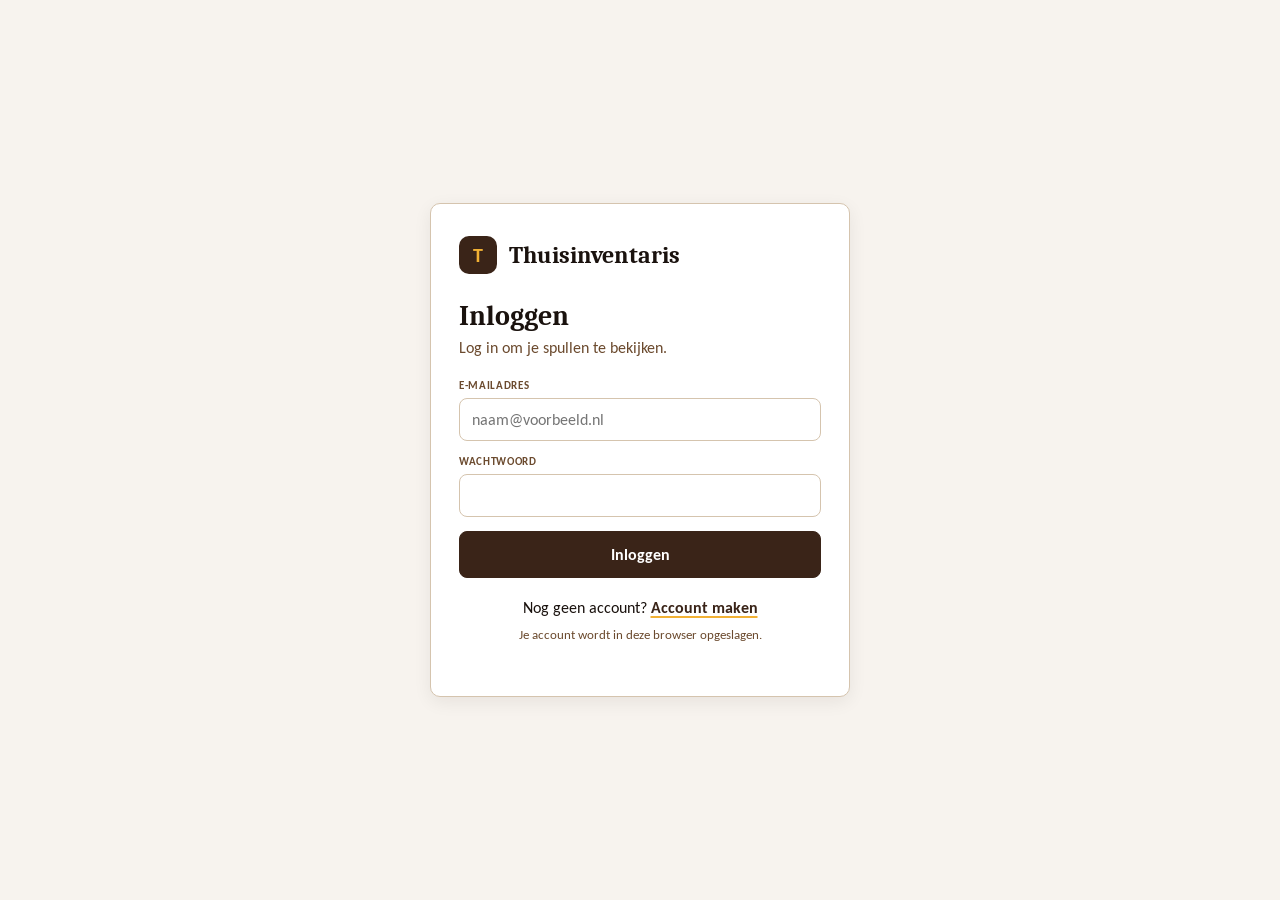
<file: index.html>
<!DOCTYPE html>
<html lang="nl">
<head>
  <meta charset="UTF-8">
  <meta name="viewport" content="width=device-width, initial-scale=1.0">
  <title>Mijn spullen – Thuisinventaris</title>
  <link rel="preconnect" href="https://fonts.googleapis.com">
  <link rel="preconnect" href="https://fonts.gstatic.com" crossorigin>
  <link rel="stylesheet" href="https://fonts.googleapis.com/css2?family=Caladea:wght@700&family=Carlito:wght@400;700&display=swap">
  <link rel="stylesheet" href="style.css">
  <link rel="stylesheet" href="index.css">
</head>
<body data-page="index" data-view="items">
<div class="app-shell">
  <header class="topbar" id="topbar"></header>

  <main>
    <section id="view-items" class="view active">
      <div class="page-heading">
        <div><h2>Mijn spullen</h2><div class="muted">Alles in huis overzichtelijk bij elkaar.</div></div>
        <button class="primary desktop-add" onclick="openAdd()">+ Nieuw voorwerp</button>
      </div>
      <div class="stats">
        <div class="stat"><strong id="stat-total">0</strong><span>Voorwerpen</span></div>
        <div class="stat"><strong id="stat-loaned">0</strong><span>Uitgeleend</span></div>
        <div class="stat"><strong id="stat-locations">0</strong><span>Locaties</span></div>
      </div>
      <div class="toolbar">
        <div class="search-wrap"><span>⌕</span><input id="search" type="search" placeholder="Zoek op naam, locatie of QR-code…" oninput="renderItems()"></div>
        <select id="category-select" aria-label="Filter op categorie" onchange="renderItems()" style="max-width:210px">
          <option value="">Alle categorieën</option>
          <option>Gereedschap</option><option>Elektronica</option><option>Keuken</option><option>Tuin</option><option>Overig</option>
        </select>
      </div>
      <div class="chips">
        <button class="chip active" data-filter="all" onclick="setFilter('all',this)">Alles</button>
        <button class="chip" data-filter="available" onclick="setFilter('available',this)">Beschikbaar</button>
        <button class="chip" data-filter="loaned" onclick="setFilter('loaned',this)">Uitgeleend</button>
      </div>
      <div id="items-list" class="items-grid"></div>
    </section>

    <section id="view-detail" class="view">
      <button class="back" onclick="showView('items')">← Terug naar mijn spullen</button>
      <div id="detail-content" class="panel"></div>
    </section>

    <section id="view-add" class="view">
      <button class="back" onclick="showView('items')">← Terug</button>
      <div class="panel">
        <h2>Nieuw voorwerp</h2>
        <p class="muted">Vul de gegevens in om iets aan je inventaris toe te voegen.</p>
        <form id="item-form" onsubmit="saveItem(event)">
          <div class="form-grid">
            <div class="field full"><label for="item-name">NAAM VOORWERP</label><input id="item-name" required placeholder="Bijvoorbeeld Boormachine"></div>
            <div class="field"><label for="item-category">CATEGORIE</label><select id="item-category"><option>Gereedschap</option><option>Elektronica</option><option>Keuken</option><option>Tuin</option><option>Overig</option></select></div>
            <div class="field"><label for="item-location">LOCATIE</label><select id="item-location" required></select></div>
            <div class="field"><label for="item-quantity">AANTAL</label><input id="item-quantity" type="number" min="1" value="1" required></div>
            <div class="field"><label for="item-qr">QR-CODE (OPTIONEEL)</label><input id="item-qr" placeholder="Bijvoorbeeld QR3"></div>
            <div class="field"><label for="item-expiry">VERVALDATUM (OPTIONEEL)</label><input id="item-expiry" type="date"></div>
          </div>
          <div class="form-actions"><button class="secondary" type="button" onclick="showView('items')">Annuleren</button><button class="primary" type="submit">Opslaan</button></div>
        </form>
      </div>
    </section>
  </main>
  <button class="fab" aria-label="Nieuw voorwerp toevoegen" onclick="openAdd()">+</button>
  <nav class="bottom-nav" id="nav" aria-label="Hoofdnavigatie"></nav>
</div>
<script src="app.js"></script>
<script>
  let activeFilter = "all";
  let currentItemId = null;

  function showView(name) {
    document.querySelectorAll(".view").forEach(v => v.classList.toggle("active", v.id === "view-" + name));
    document.body.dataset.view = name;
    if (name === "items") renderItems();
    if (name === "add") fillLocationSelect();
    window.scrollTo({ top: 0, behavior: "smooth" });
  }

  function setFilter(filter, button) {
    activeFilter = filter;
    document.querySelectorAll(".chip").forEach(c => c.classList.remove("active"));
    button.classList.add("active");
    renderItems();
  }

  function renderItems() {
    const query = (document.getElementById("search")?.value || "").toLowerCase();
    const category = document.getElementById("category-select")?.value || "";
    const filtered = items.filter(item => {
      const matchesText = [item.name,item.location,item.qr,item.category,item.loanedTo].join(" ").toLowerCase().includes(query);
      const matchesCategory = !category || item.category === category;
      const matchesStatus = activeFilter === "all" || (activeFilter === "loaned" ? !!item.loanedTo : !item.loanedTo);
      return matchesText && matchesCategory && matchesStatus;
    });
    document.getElementById("stat-total").textContent = items.reduce((n,i)=>n+Number(i.quantity),0);
    document.getElementById("stat-loaned").textContent = items.filter(i=>i.loanedTo).length;
    document.getElementById("stat-locations").textContent = locations.length;
    const list = document.getElementById("items-list");
    if (!items.length) { list.innerHTML = '<div class="empty" style="grid-column:1/-1">Je hebt nog geen voorwerpen.<br><span class="small">Maak eerst een locatie aan bij Locaties en voeg daarna je eerste voorwerp toe.</span></div>'; return; }
    if (!filtered.length) { list.innerHTML = '<div class="empty" style="grid-column:1/-1">Geen voorwerpen gevonden.<br><span class="small">Pas je zoekopdracht of filters aan.</span></div>'; return; }
    list.innerHTML = filtered.map(item => `
      <article class="item-card" tabindex="0" role="button" onclick="openDetail(${item.id})">
        <div><h3>${escapeHtml(item.name)}</h3><div class="item-meta">${escapeHtml(item.location)} · ${item.quantity}× · ${escapeHtml(item.qr || "Geen QR")}</div></div>
        <div class="item-right">
          ${item.loanedTo ? `<span class="status loaned">Uitgeleend · ${escapeHtml(item.loanedTo)}</span>` : '<span class="status available">Beschikbaar</span>'}
          ${expiryBadge(item)}<span class="small muted">${escapeHtml(item.category)}</span>
        </div>
      </article>`).join("");
  }

  function fillLocationSelect() {
    document.getElementById("item-location").innerHTML = locations.length
      ? locations.map(l=>`<option>${escapeHtml(l)}</option>`).join("")
      : '<option value="">Maak eerst een locatie aan bij Locaties</option>';
  }

  function openAdd() {
    document.getElementById("item-form").reset();
    fillLocationSelect();
    showView("add");
  }

  function saveItem(event) {
    event.preventDefault();
    const item = {
      id: Date.now(), name:document.getElementById("item-name").value.trim(),
      category:document.getElementById("item-category").value,
      location:document.getElementById("item-location").value,
      quantity:Math.max(1,Number(document.getElementById("item-quantity").value)),
      qr:document.getElementById("item-qr").value.trim(), loanedTo:"", loanDate:"",
      expiry:document.getElementById("item-expiry").value
    };
    if (item.qr && items.some(i=>i.qr.toLowerCase()===item.qr.toLowerCase())) { showToast("Deze QR-code is al in gebruik."); return; }
    items.push(item); persist(); showView("items"); showToast("Voorwerp opgeslagen.");
  }

  function openDetail(id) {
    currentItemId = id;
    const item = items.find(i=>i.id===id);
    if (!item) return;
    document.getElementById("detail-content").innerHTML = `
      <span class="status ${item.loanedTo?'loaned':'available'}">${item.loanedTo?'Uitgeleend · '+escapeHtml(item.loanedTo):'Beschikbaar'}</span>
      <h2 style="margin-top:12px">${escapeHtml(item.name)}</h2>
      <p class="muted">${escapeHtml(item.category)} · ${item.quantity} ${item.quantity===1?'stuk':'stuks'}</p>
      <p><strong>Locatie</strong><br>${escapeHtml(item.location)}</p>
      <p><strong>QR-code</strong><br>${escapeHtml(item.qr || "Niet gekoppeld")}</p>
      ${item.loanedTo ? `<div class="loan-box"><strong>Uitgeleend aan ${escapeHtml(item.loanedTo)}</strong><br><span class="small muted">Sinds ${escapeHtml(item.loanDate || "onbekend")}</span></div>` : ""}
      ${item.expiry ? `<div class="notice">Vervaldatum: ${fmtDate(item.expiry)}</div>` : ""}
      <div class="qr-placeholder">${escapeHtml(item.qr || "QR")}</div>
      <div class="detail-actions">
        ${item.loanedTo ? `<button class="primary" onclick="returnItem(${item.id})">Terugbrengen</button>` : `<button class="primary" onclick="lendItem(${item.id})">Uitlenen aan…</button>`}
        <button class="secondary" onclick="editQuantity(${item.id})">Aantal aanpassen</button>
        <button class="secondary" onclick="changeLocation(${item.id})">Locatie wijzigen</button>
        <button class="secondary danger" onclick="deleteItem(${item.id})">Verwijderen</button>
      </div>`;
    showView("detail");
  }

  function lendItem(id) {
    openModal({ title: "Voorwerp uitlenen", label: "AAN WIE?", confirm: "Uitlenen", onConfirm: name => {
      name = name.trim(); if (!name) return false;
      const item = items.find(i => i.id === id);
      item.loanedTo = name; item.loanDate = new Intl.DateTimeFormat("nl-NL").format(new Date());
      persist(); openDetail(id); showToast("Voorwerp uitgeleend.");
    }});
  }

  function returnItem(id) {
    const item = items.find(i => i.id === id);
    item.loanedTo = ""; item.loanDate = "";
    persist(); openDetail(id); showToast("Voorwerp is teruggebracht.");
  }

  function editQuantity(id) {
    const item = items.find(i => i.id === id);
    openModal({ title: "Aantal aanpassen", label: "AANTAL", type: "number", value: item.quantity, confirm: "Opslaan", onConfirm: amount => {
      if (!Number.isInteger(Number(amount)) || Number(amount) < 1) { showToast("Vul een geldig aantal in."); return false; }
      item.quantity = Number(amount); persist(); openDetail(id); showToast("Aantal aangepast.");
    }});
  }

  function changeLocation(id) {
    const item = items.find(i => i.id === id);
    openModal({ title: "Locatie wijzigen", label: "NIEUWE LOCATIE", options: locations, value: item.location, confirm: "Opslaan", onConfirm: place => {
      item.location = place; persist(); openDetail(id); showToast("Locatie aangepast.");
    }});
  }

  function deleteItem(id) {
    openModal({ title: "Voorwerp verwijderen?", text: "Dit kan niet ongedaan worden gemaakt.", confirm: "Verwijderen", onConfirm: () => {
      items = items.filter(i => i.id !== id); persist(); showView("items"); showToast("Voorwerp verwijderd.");
    }});
  }

  /* Links vanaf andere pagina's: index.html?zoek=Garage, index.html?voorwerp=2, index.html#nieuw */
  const params = new URLSearchParams(location.search);
  if (params.get("zoek")) document.getElementById("search").value = params.get("zoek");
  renderItems();
  if (params.get("voorwerp")) openDetail(Number(params.get("voorwerp")));
  if (location.hash === "#nieuw") openAdd();
</script>
</body>
</html>
</file>
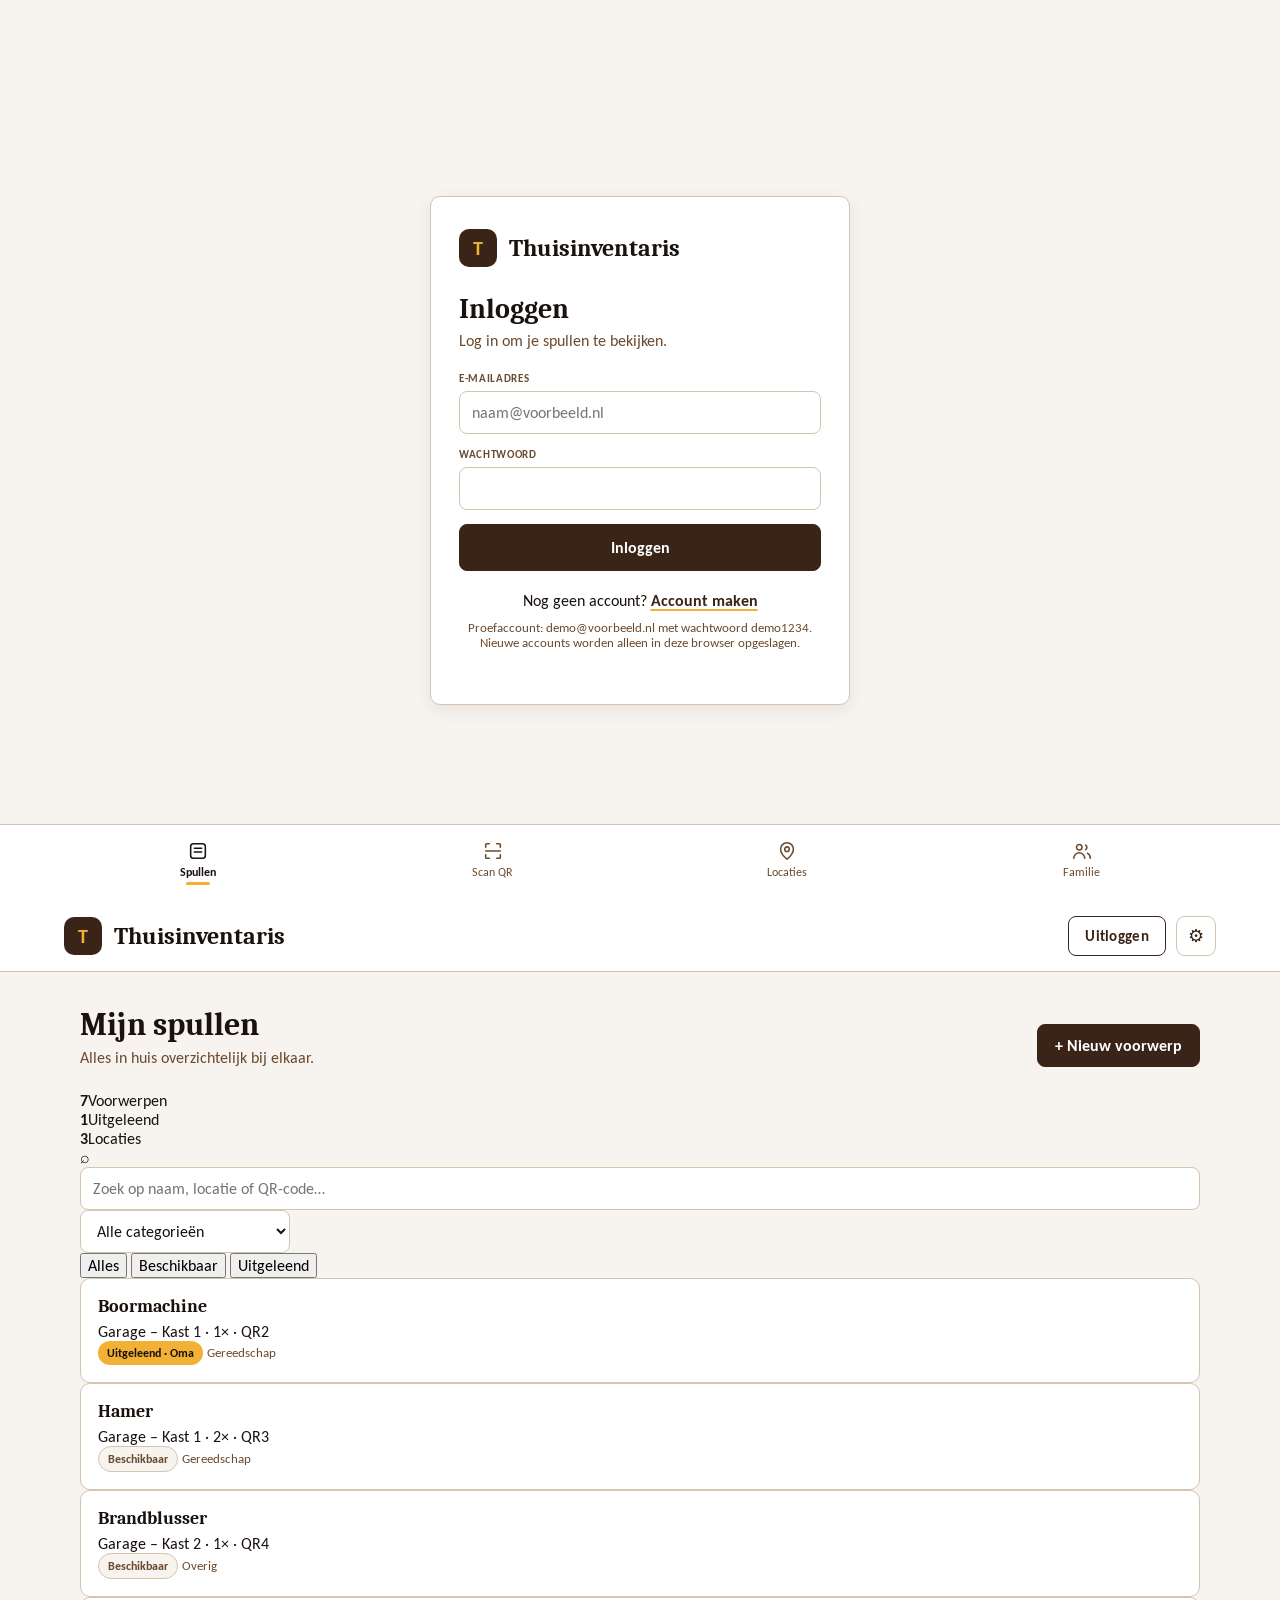
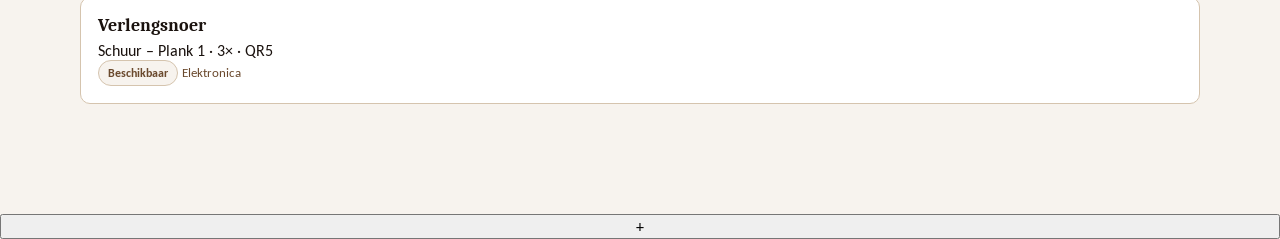
<file: index (2).html>
<!DOCTYPE html>
<html lang="nl">
<head>
  <meta charset="UTF-8">
  <meta name="viewport" content="width=device-width, initial-scale=1.0">
  <title>Thuisinventaris</title>
  <script>try { document.documentElement.dataset.auth = localStorage.getItem("thuisinventaris-user") ? "in" : "out"; } catch { document.documentElement.dataset.auth = "out"; }</script>
  <link rel="preconnect" href="https://fonts.googleapis.com">
  <link rel="preconnect" href="https://fonts.gstatic.com" crossorigin>
  <link rel="stylesheet" href="https://fonts.googleapis.com/css2?family=Caladea:wght@700&family=Carlito:wght@400;700&display=swap">
  <link rel="stylesheet" href="style.css">
  <link rel="stylesheet" href="login.css">
</head>
<body data-view="items">
<main class="auth">
  <div class="panel auth-card">
    <div class="brand"><div class="brand-mark">T</div><h1>Thuisinventaris</h1></div>
    <h2 id="auth-title">Inloggen</h2>
    <p class="muted" id="auth-text">Log in om je spullen te bekijken.</p>
    <form id="auth-form" novalidate>
      <div class="field"><label for="email">E-MAILADRES</label><input id="email" type="email" autocomplete="email" placeholder="naam@voorbeeld.nl" required></div>
      <div class="field"><label for="password">WACHTWOORD</label><input id="password" type="password" autocomplete="current-password" required></div>
      <div class="field" id="confirm-field" hidden><label for="confirm">HERHAAL WACHTWOORD</label><input id="confirm" type="password" autocomplete="new-password"></div>
      <div id="auth-error" role="alert"></div>
      <button class="primary full" type="submit" id="auth-submit">Inloggen</button>
    </form>
    <p class="auth-switch"><span id="switch-text">Nog geen account?</span> <button class="link" type="button" id="switch">Account maken</button></p>
    <p class="small muted center">Proefaccount: demo@voorbeeld.nl met wachtwoord demo1234.<br>Nieuwe accounts worden alleen in deze browser opgeslagen.</p>
  </div>
</main>

<div class="app-shell">
  <header class="topbar">
    <div class="brand">
      <div class="brand-mark">T</div>
      <h1>Thuisinventaris</h1>
    </div>
    <div class="top-actions">
      <button class="secondary" onclick="logout()">Uitloggen</button>
      <button class="icon-button" title="Instellingen" aria-label="Instellingen" onclick="showToast('Instellingen kunnen hier later worden toegevoegd.')">⚙</button>
    </div>
  </header>

  <main>
    <section id="view-items" class="view active">
      <div class="page-heading">
        <div><h2>Mijn spullen</h2><div class="muted">Alles in huis overzichtelijk bij elkaar.</div></div>
        <button class="primary desktop-add" onclick="openAdd()">+ Nieuw voorwerp</button>
      </div>
      <div class="stats">
        <div class="stat"><strong id="stat-total">0</strong><span>Voorwerpen</span></div>
        <div class="stat"><strong id="stat-loaned">0</strong><span>Uitgeleend</span></div>
        <div class="stat"><strong id="stat-locations">0</strong><span>Locaties</span></div>
      </div>
      <div class="toolbar">
        <div class="search-wrap"><span>⌕</span><input id="search" type="search" placeholder="Zoek op naam, locatie of QR-code…" oninput="renderItems()"></div>
        <select id="category-select" aria-label="Filter op categorie" onchange="renderItems()" style="max-width:210px">
          <option value="">Alle categorieën</option>
          <option>Gereedschap</option><option>Elektronica</option><option>Keuken</option><option>Tuin</option><option>Overig</option>
        </select>
      </div>
      <div class="chips">
        <button class="chip active" data-filter="all" onclick="setFilter('all',this)">Alles</button>
        <button class="chip" data-filter="available" onclick="setFilter('available',this)">Beschikbaar</button>
        <button class="chip" data-filter="loaned" onclick="setFilter('loaned',this)">Uitgeleend</button>
      </div>
      <div id="items-list" class="items-grid"></div>
    </section>

    <section id="view-locations" class="view">
      <div class="page-heading"><div><h2>Locaties</h2><div class="muted">Waar liggen je spullen?</div></div><button class="primary" onclick="addLocation()">+ Nieuwe locatie</button></div>
      <div id="locations-list" class="location-grid"></div>
    </section>

    <section id="view-family" class="view">
      <div class="page-heading"><div><h2>Familie</h2><div class="muted">Deel je inventaris met mensen die je vertrouwt.</div></div></div>
      <div class="panel">
        <h2>Familie uitnodigen</h2>
        <p class="muted">Nodig iemand uit om mee te kijken of de inventaris bij te houden.</p>
        <form onsubmit="inviteFamily(event)">
          <div class="field"><label for="invite-email">E-MAILADRES</label><input id="invite-email" type="email" placeholder="naam@voorbeeld.nl" required></div>
          <button class="primary" type="submit">Uitnodiging versturen</button>
        </form>
        <div id="invite-message"></div>
        <p class="small muted" style="margin-top:18px">Demo: uitnodigingen worden nog niet echt per e-mail verstuurd.</p>
      </div>
    </section>

    <section id="view-scan" class="view">
      <div class="page-heading"><div><h2>Scan QR</h2><div class="muted">Vind een voorwerp via de QR-code.</div></div></div>
      <div class="panel center">
        <h2>QR-code zoeken</h2>
        <p class="muted">Typ de code die op het label staat. Camera-scannen kan later worden gekoppeld.</p>
        <form onsubmit="lookupQr(event)">
          <div class="field"><label for="qr-search">QR-CODE</label><input id="qr-search" placeholder="Bijvoorbeeld QR2" required></div>
          <button class="primary" type="submit">Zoeken</button>
        </form>
        <div id="qr-result"></div>
      </div>
    </section>

    <section id="view-detail" class="view">
      <button class="back" onclick="showView('items')">← Terug naar mijn spullen</button>
      <div id="detail-content" class="panel"></div>
    </section>

    <section id="view-add" class="view">
      <button class="back" onclick="showView('items')">← Terug</button>
      <div class="panel">
        <h2>Nieuw voorwerp</h2>
        <p class="muted">Vul de gegevens in om iets aan je inventaris toe te voegen.</p>
        <form id="item-form" onsubmit="saveItem(event)">
          <div class="form-grid">
            <div class="field full"><label for="item-name">NAAM VOORWERP</label><input id="item-name" required placeholder="Bijvoorbeeld Boormachine"></div>
            <div class="field"><label for="item-category">CATEGORIE</label><select id="item-category"><option>Gereedschap</option><option>Elektronica</option><option>Keuken</option><option>Tuin</option><option>Overig</option></select></div>
            <div class="field"><label for="item-location">LOCATIE</label><select id="item-location"></select></div>
            <div class="field"><label for="item-quantity">AANTAL</label><input id="item-quantity" type="number" min="1" value="1" required></div>
            <div class="field"><label for="item-qr">QR-CODE (OPTIONEEL)</label><input id="item-qr" placeholder="Bijvoorbeeld QR3"></div>
            <div class="field"><label for="item-expiry">VERVALDATUM (OPTIONEEL)</label><input id="item-expiry" type="date"></div>
          </div>
          <div class="form-actions"><button class="secondary" type="button" onclick="showView('items')">Annuleren</button><button class="primary" type="submit">Opslaan</button></div>
        </form>
      </div>
    </section>
  </main>

  <button class="fab" aria-label="Nieuw voorwerp toevoegen" onclick="openAdd()">+</button>
  <nav class="bottom-nav" aria-label="Hoofdnavigatie">
    <button class="tab active" data-view="items" onclick="showView('items')"><svg viewBox="0 0 24 24" aria-hidden="true"><rect x="4" y="4" width="16" height="16" rx="3"/><path d="M8 9h8M8 13h8"/></svg>Spullen</button>
    <button class="tab" data-view="scan" onclick="showView('scan')"><svg viewBox="0 0 24 24" aria-hidden="true"><path d="M4 8V5a1 1 0 0 1 1-1h3M16 4h3a1 1 0 0 1 1 1v3M20 16v3a1 1 0 0 1-1 1h-3M8 20H5a1 1 0 0 1-1-1v-3M4 12h16"/></svg>Scan QR</button>
    <button class="tab" data-view="locations" onclick="showView('locations')"><svg viewBox="0 0 24 24" aria-hidden="true"><path d="M12 21s-7-6-7-11a7 7 0 0 1 14 0c0 5-7 11-7 11z"/><circle cx="12" cy="10" r="2.5"/></svg>Locaties</button>
    <button class="tab" data-view="family" onclick="showView('family')"><svg viewBox="0 0 24 24" aria-hidden="true"><circle cx="9" cy="8" r="3"/><path d="M3 20c0-3.3 2.7-6 6-6s6 2.7 6 6M16 5.5a3 3 0 0 1 0 5M18 14.5c1.8.8 3 2.6 3 5.5"/></svg>Familie</button>
  </nav>
  <div id="modal" class="modal-backdrop" role="dialog" aria-modal="true" aria-labelledby="modal-title">
    <form class="modal" id="modal-form">
      <h2 id="modal-title"></h2>
      <p id="modal-text" class="muted"></p>
      <div class="field" id="modal-field"><label for="modal-input" id="modal-label"></label><input id="modal-input"></div>
      <div class="form-actions"><button type="button" class="secondary" id="modal-cancel">Annuleren</button><button type="submit" class="primary" id="modal-ok">OK</button></div>
    </form>
  </div>
  <div id="toast" class="toast" role="status"></div>
</div>

<script>
  const defaultItems = [
    {id:1, name:"Boormachine", category:"Gereedschap", location:"Garage – Kast 1", quantity:1, qr:"QR2", loanedTo:"Oma", loanDate:"02-11-2026"},
    {id:2, name:"Hamer", category:"Gereedschap", location:"Garage – Kast 1", quantity:2, qr:"QR3", loanedTo:"", loanDate:""},
    {id:3, name:"Brandblusser", category:"Overig", location:"Garage – Kast 2", quantity:1, qr:"QR4", loanedTo:"", loanDate:"", expiry:"2027-05-20"},
    {id:4, name:"Verlengsnoer", category:"Elektronica", location:"Schuur – Plank 1", quantity:3, qr:"QR5", loanedTo:"", loanDate:""}
  ];
  function read(key, fallback) {
    try { return JSON.parse(localStorage.getItem(key)) || fallback; } catch { return fallback; }
  }
  function migrate(item) {
    const m = /^(\d{2})-(\d{2})-(\d{4})$/.exec(item.expiry || "");
    return m ? { ...item, expiry: `${m[3]}-${m[2]}-${m[1]}` } : item;
  }
  let items = read("thuisinventaris-items", defaultItems).map(migrate);
  let locations = read("thuisinventaris-locations", ["Garage – Kast 1","Garage – Kast 2","Schuur – Plank 1"]);
  let activeFilter = "all";
  let currentItemId = null;

  function persist() {
    try {
      localStorage.setItem("thuisinventaris-items", JSON.stringify(items));
      localStorage.setItem("thuisinventaris-locations", JSON.stringify(locations));
    } catch { showToast("Opslaan in deze browser lukt niet."); }
  }
  function showView(name) {
    document.querySelectorAll(".view").forEach(v => v.classList.remove("active"));
    const target = document.getElementById("view-" + name);
    if (target) target.classList.add("active");
    document.querySelectorAll(".tab").forEach(t => t.classList.toggle("active", t.dataset.view === name));
    document.body.dataset.view = name;
    if (name === "items") renderItems();
    if (name === "locations") renderLocations();
    if (name === "add") fillLocationSelect();
    window.scrollTo({top:0, behavior:"smooth"});
  }
  function setFilter(filter, button) {
    activeFilter = filter;
    document.querySelectorAll(".chip").forEach(c => c.classList.remove("active"));
    button.classList.add("active");
    renderItems();
  }
  function renderItems() {
    const query = (document.getElementById("search")?.value || "").toLowerCase();
    const category = document.getElementById("category-select")?.value || "";
    const filtered = items.filter(item => {
      const matchesText = [item.name,item.location,item.qr,item.category,item.loanedTo].join(" ").toLowerCase().includes(query);
      const matchesCategory = !category || item.category === category;
      const matchesStatus = activeFilter === "all" || (activeFilter === "loaned" ? !!item.loanedTo : !item.loanedTo);
      return matchesText && matchesCategory && matchesStatus;
    });
    document.getElementById("stat-total").textContent = items.reduce((n,i)=>n+Number(i.quantity),0);
    document.getElementById("stat-loaned").textContent = items.filter(i=>i.loanedTo).length;
    document.getElementById("stat-locations").textContent = locations.length;
    const list = document.getElementById("items-list");
    if (!filtered.length) { list.innerHTML = '<div class="empty" style="grid-column:1/-1">Geen voorwerpen gevonden.<br><span class="small">Pas je zoekopdracht of filters aan.</span></div>'; return; }
    list.innerHTML = filtered.map(item => `
      <article class="item-card" tabindex="0" role="button" onclick="openDetail(${item.id})">
        <div><h3>${escapeHtml(item.name)}</h3><div class="item-meta">${escapeHtml(item.location)} · ${item.quantity}× · ${escapeHtml(item.qr || "Geen QR")}</div></div>
        <div class="item-right">
          ${item.loanedTo ? `<span class="status loaned">Uitgeleend · ${escapeHtml(item.loanedTo)}</span>` : '<span class="status available">Beschikbaar</span>'}
          ${expiryBadge(item)}<span class="small muted">${escapeHtml(item.category)}</span>
        </div>
      </article>`).join("");
  }
  function renderLocations() {
    const list = document.getElementById("locations-list");
    list.innerHTML = locations.map(location => {
      const inLocation = items.filter(i=>i.location===location);
      return `<article class="location-card" tabindex="0" role="button" onclick="filterLocation('${escapeAttr(location)}')">
        <span class="place-count">${inLocation.length} ${inLocation.length===1?"voorwerp":"voorwerpen"}</span>
        <h3>${escapeHtml(location.split(" – ")[0])}</h3>
        <p>${escapeHtml(location.split(" – ")[1] || "Locatie")} · ${inLocation.reduce((n,i)=>n+Number(i.quantity),0)} stuks</p>
      </article>`;
    }).join("") || '<div class="empty">Nog geen locaties toegevoegd.</div>';
  }
  function filterLocation(location) {
    showView("items");
    document.getElementById("search").value = location;
    document.getElementById("category-select").value = "";
    activeFilter = "all";
    document.querySelectorAll(".chip").forEach(c=>c.classList.toggle("active",c.dataset.filter==="all"));
    renderItems();
  }
  function fillLocationSelect() {
    document.getElementById("item-location").innerHTML = locations.map(l=>`<option>${escapeHtml(l)}</option>`).join("");
  }
  function openAdd() {
    document.getElementById("item-form").reset();
    fillLocationSelect();
    showView("add");
  }
  function saveItem(event) {
    event.preventDefault();
    const item = {
      id: Date.now(), name:document.getElementById("item-name").value.trim(),
      category:document.getElementById("item-category").value,
      location:document.getElementById("item-location").value,
      quantity:Math.max(1,Number(document.getElementById("item-quantity").value)),
      qr:document.getElementById("item-qr").value.trim(), loanedTo:"", loanDate:"",
      expiry:document.getElementById("item-expiry").value
    };
    if (item.qr && items.some(i=>i.qr.toLowerCase()===item.qr.toLowerCase())) { showToast("Deze QR-code is al in gebruik."); return; }
    items.push(item); persist(); showView("items"); showToast("Voorwerp opgeslagen.");
  }
  function openDetail(id) {
    currentItemId = id;
    const item = items.find(i=>i.id===id);
    if (!item) return;
    document.getElementById("detail-content").innerHTML = `
      <span class="status ${item.loanedTo?'loaned':'available'}">${item.loanedTo?'Uitgeleend · '+escapeHtml(item.loanedTo):'Beschikbaar'}</span>
      <h2 style="margin-top:12px">${escapeHtml(item.name)}</h2>
      <p class="muted">${escapeHtml(item.category)} · ${item.quantity} ${item.quantity===1?'stuk':'stuks'}</p>
      <p><strong>Locatie</strong><br>${escapeHtml(item.location)}</p>
      <p><strong>QR-code</strong><br>${escapeHtml(item.qr || "Niet gekoppeld")}</p>
      ${item.loanedTo ? `<div class="loan-box"><strong>Uitgeleend aan ${escapeHtml(item.loanedTo)}</strong><br><span class="small muted">Sinds ${escapeHtml(item.loanDate || "onbekend")}</span></div>` : ""}
      ${item.expiry ? `<div class="notice">Vervaldatum: ${fmtDate(item.expiry)}</div>` : ""}
      <div class="qr-placeholder">${escapeHtml(item.qr || "QR")}</div>
      <div class="detail-actions">
        ${item.loanedTo ? `<button class="primary" onclick="returnItem(${item.id})">Terugbrengen</button>` : `<button class="primary" onclick="lendItem(${item.id})">Uitlenen aan…</button>`}
        <button class="secondary" onclick="editQuantity(${item.id})">Aantal aanpassen</button>
        <button class="secondary danger" onclick="deleteItem(${item.id})">Verwijderen</button>
      </div>`;
    showView("detail");
  }
  let modalDone = null;
  function openModal({ title, text = "", label = "", type = "text", value = "", confirm = "OK", onConfirm }) {
    document.getElementById("modal-title").textContent = title;
    document.getElementById("modal-text").textContent = text;
    document.getElementById("modal-field").hidden = !label;
    document.getElementById("modal-label").textContent = label;
    const input = document.getElementById("modal-input");
    input.type = type; input.value = value; input.required = !!label; input.min = type === "number" ? 1 : "";
    document.getElementById("modal-ok").textContent = confirm;
    modalDone = onConfirm;
    document.getElementById("modal").classList.add("show");
    (label ? input : document.getElementById("modal-ok")).focus();
  }
  function closeModal() { document.getElementById("modal").classList.remove("show"); }
  function lendItem(id) {
    openModal({ title: "Voorwerp uitlenen", label: "AAN WIE?", confirm: "Uitlenen", onConfirm: name => {
      name = name.trim(); if (!name) return false;
      const item = items.find(i => i.id === id);
      item.loanedTo = name; item.loanDate = new Intl.DateTimeFormat("nl-NL").format(new Date());
      persist(); openDetail(id); showToast("Voorwerp uitgeleend.");
    }});
  }
  function returnItem(id) {
    const item = items.find(i => i.id === id);
    item.loanedTo = ""; item.loanDate = "";
    persist(); openDetail(id); showToast("Voorwerp is teruggebracht.");
  }
  function editQuantity(id) {
    const item = items.find(i => i.id === id);
    openModal({ title: "Aantal aanpassen", label: "AANTAL", type: "number", value: item.quantity, confirm: "Opslaan", onConfirm: amount => {
      if (!Number.isInteger(Number(amount)) || Number(amount) < 1) { showToast("Vul een geldig aantal in."); return false; }
      item.quantity = Number(amount); persist(); openDetail(id); showToast("Aantal aangepast.");
    }});
  }
  function deleteItem(id) {
    openModal({ title: "Voorwerp verwijderen?", text: "Dit kan niet ongedaan worden gemaakt.", confirm: "Verwijderen", onConfirm: () => {
      items = items.filter(i => i.id !== id); persist(); showView("items"); showToast("Voorwerp verwijderd.");
    }});
  }
  function addLocation() {
    openModal({ title: "Nieuwe locatie", label: "NAAM", confirm: "Toevoegen", onConfirm: name => {
      name = name.trim(); if (!name) return false;
      if (locations.some(l => l.toLowerCase() === name.toLowerCase())) { showToast("Deze locatie bestaat al."); return false; }
      locations.push(name); persist(); renderLocations(); showToast("Locatie toegevoegd.");
    }});
  }
  function lookupQr(event) {
    event.preventDefault();
    const code = document.getElementById("qr-search").value.trim().toLowerCase();
    const item = items.find(i=>i.qr.toLowerCase()===code);
    document.getElementById("qr-result").innerHTML = item
      ? `<div class="notice">Gevonden: <strong>${escapeHtml(item.name)}</strong><br>${escapeHtml(item.location)}</div><button class="secondary" onclick="openDetail(${item.id})">Bekijk voorwerp</button>`
      : '<div class="notice">Geen voorwerp gevonden met deze QR-code.</div>';
  }
  function inviteFamily(event) {
    event.preventDefault();
    const email = document.getElementById("invite-email").value;
    document.getElementById("invite-message").innerHTML = `<div class="notice">Uitnodiging voor <strong>${escapeHtml(email)}</strong> klaargezet. E-mailverzending moet nog worden gekoppeld.</div>`;
    event.target.reset();
  }
  function showToast(message) {
    const toast = document.getElementById("toast");
    toast.textContent = message; toast.classList.add("show");
    clearTimeout(window.toastTimer); window.toastTimer = setTimeout(()=>toast.classList.remove("show"),2500);
  }
  function escapeHtml(value) {
    return String(value ?? "").replace(/[&<>"']/g, c=>({"&":"&amp;","<":"&lt;",">":"&gt;",'"':"&quot;","'":"&#39;"}[c]));
  }
  function escapeAttr(value) { return String(value).replace(/\\/g,"\\\\").replace(/'/g,"\\'"); }

  function setAuth(email) {
    try { if (email) localStorage.setItem("thuisinventaris-user", email); else localStorage.removeItem("thuisinventaris-user"); } catch {}
    document.documentElement.dataset.auth = email ? "in" : "out";
    if (email) { showView("items"); }
    else { document.getElementById("auth-form").reset(); document.getElementById("auth-error").innerHTML = ""; window.scrollTo(0, 0); }
  }
  function logout() { setAuth(null); }
  function fmtDate(iso) { const [y, m, d] = iso.split("-"); return `${d}-${m}-${y}`; }
  function expiryBadge(item) {
    if (!item.expiry) return "";
    const days = Math.ceil((new Date(item.expiry) - new Date()) / 864e5);
    if (days > 90) return "";
    return `<span class="status warning">${days < 0 ? "Verlopen" : "Vervalt over " + days + " dagen"}</span>`;
  }
  document.getElementById("modal-form").addEventListener("submit", e => {
    e.preventDefault();
    if (modalDone(document.getElementById("modal-input").value) !== false) closeModal();
  });
  document.getElementById("modal-cancel").addEventListener("click", closeModal);
  document.getElementById("modal").addEventListener("click", e => { if (e.target.id === "modal") closeModal(); });
  document.addEventListener("keydown", e => {
    if (e.key === "Escape") closeModal();
    if (e.key === "Enter" && e.target.matches('[role="button"]')) e.target.click();
  });

  (function () {
    const DEMO_EMAIL = "demo@voorbeeld.nl", DEMO_PASSWORD = "demo1234";
    let mode = "login";
    const $ = id => document.getElementById(id);
    async function hash(text) {
      if (!window.crypto?.subtle) return btoa(unescape(encodeURIComponent(text)));
      const buf = await crypto.subtle.digest("SHA-256", new TextEncoder().encode(text));
      return [...new Uint8Array(buf)].map(b => b.toString(16).padStart(2, "0")).join("");
    }
    function accounts() { try { return JSON.parse(localStorage.getItem("thuisinventaris-accounts")) || {}; } catch { return {}; } }
    function setMode(next) {
      mode = next; const reg = mode === "register";
      $("auth-title").textContent = reg ? "Account maken" : "Inloggen";
      $("auth-text").textContent = reg ? "Maak een account om je spullen bij te houden." : "Log in om je spullen te bekijken.";
      $("auth-submit").textContent = reg ? "Account maken" : "Inloggen";
      $("switch-text").textContent = reg ? "Heb je al een account?" : "Nog geen account?";
      $("switch").textContent = reg ? "Inloggen" : "Account maken";
      $("confirm-field").hidden = !reg;
      $("password").autocomplete = reg ? "new-password" : "current-password";
      $("auth-error").innerHTML = "";
    }
    function fail(message) { $("auth-error").innerHTML = `<div class="notice">${message}</div>`; }
    $("switch").addEventListener("click", () => setMode(mode === "login" ? "register" : "login"));
    $("auth-form").addEventListener("submit", async e => {
      e.preventDefault();
      const email = $("email").value.trim().toLowerCase(), password = $("password").value;
      if (!/^\S+@\S+\.\S+$/.test(email)) return fail("Vul een geldig e-mailadres in.");
      const all = accounts(), hashed = await hash(password);
        all[DEMO_EMAIL] = all[DEMO_EMAIL] || await hash(DEMO_PASSWORD);
      if (mode === "register") {
        if (password.length < 8) return fail("Je wachtwoord moet minstens 8 tekens hebben.");
        if (password !== $("confirm").value) return fail("De wachtwoorden zijn niet gelijk.");
        if (all[email]) return fail("Dit e-mailadres heeft al een account. Log in.");
        all[email] = hashed;
        try { localStorage.setItem("thuisinventaris-accounts", JSON.stringify(all)); }
        catch { return fail("Deze browser staat het opslaan van een account niet toe."); }
      } else if (all[email] !== hashed) {
        return fail("Het e-mailadres of wachtwoord klopt niet.");
      }
      setAuth(email);
    });
  })();

  renderItems();
</script>
</body>
</html>
</file>
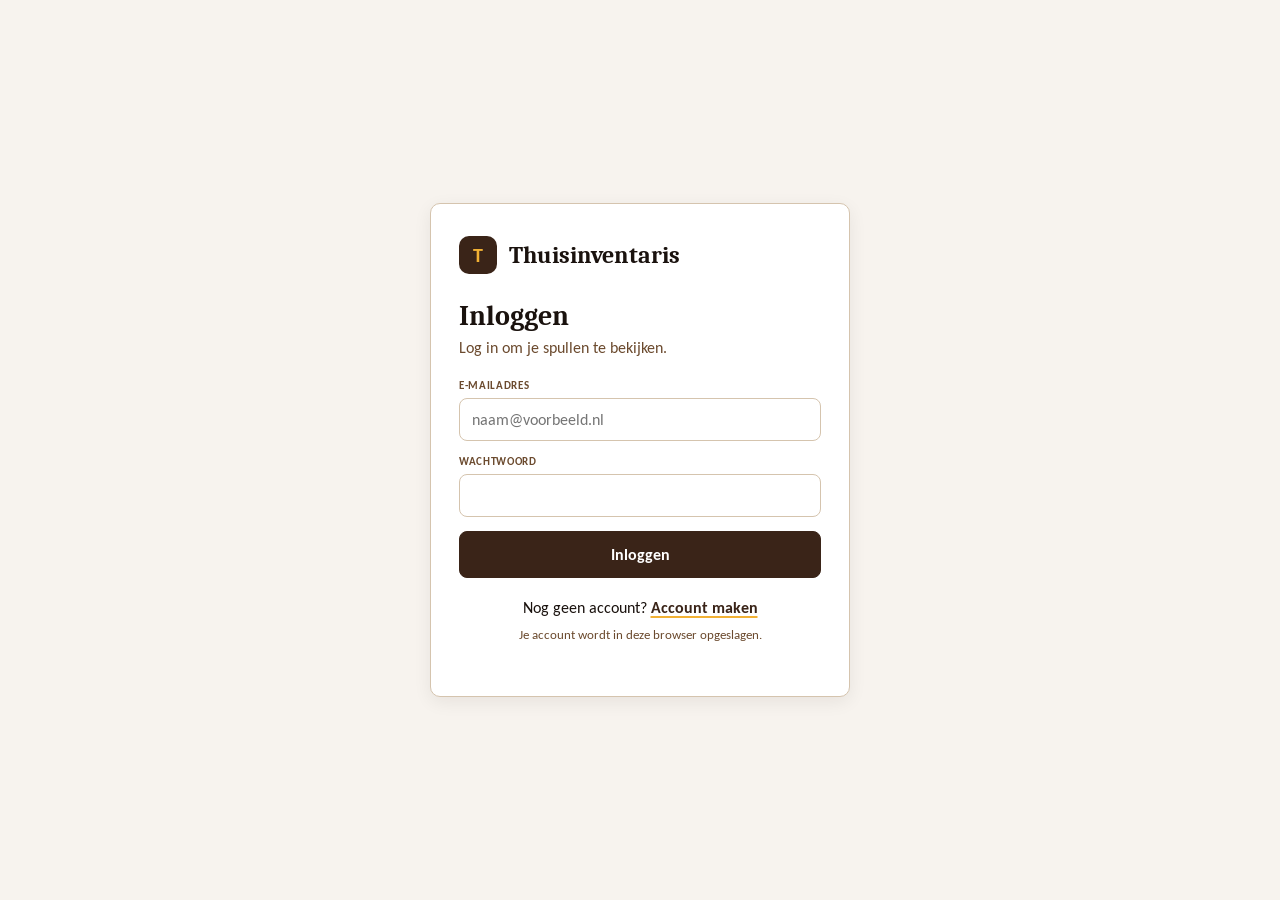
<file: locaties.html>
<!DOCTYPE html>
<html lang="nl">
<head>
  <meta charset="UTF-8">
  <meta name="viewport" content="width=device-width, initial-scale=1.0">
  <title>Locaties – Thuisinventaris</title>
  <link rel="preconnect" href="https://fonts.googleapis.com">
  <link rel="preconnect" href="https://fonts.gstatic.com" crossorigin>
  <link rel="stylesheet" href="https://fonts.googleapis.com/css2?family=Caladea:wght@700&family=Carlito:wght@400;700&display=swap">
  <link rel="stylesheet" href="style.css">
  <link rel="stylesheet" href="locaties.css">
</head>
<body data-page="locaties">
<div class="app-shell">
  <header class="topbar" id="topbar"></header>

  <main>
    <section>
      <div class="page-heading"><div><h2>Locaties</h2><div class="muted">Waar liggen je spullen?</div></div><button class="primary" onclick="addLocation()">+ Nieuwe locatie</button></div>
      <div id="locations-list" class="location-grid"></div>
    </section>
  </main>

  <nav class="bottom-nav" id="nav" aria-label="Hoofdnavigatie"></nav>
</div>
<script src="app.js"></script>
<script>
  function renderLocations() {
    document.getElementById("locations-list").innerHTML = locations.map(place => {
      const here = items.filter(i => i.location === place);
      return `<article class="location-card" tabindex="0" role="button" data-name="${escapeHtml(place)}">
        <span class="place-count">${here.length} ${here.length === 1 ? "voorwerp" : "voorwerpen"}</span>
        <h3>${escapeHtml(place.split(" – ")[0])}</h3>
        <p>${escapeHtml(place.split(" – ")[1] || "Locatie")} · ${here.reduce((n, i) => n + Number(i.quantity), 0)} stuks</p>
        <button class="secondary danger small-btn">Verwijderen</button>
      </article>`;
    }).join("") || '<div class="empty">Nog geen locaties.<br><span class="small">Maak je eerste locatie aan, bijvoorbeeld Garage – Kast 1.</span></div>';
  }

  function addLocation() {
    openModal({ title: "Nieuwe locatie", label: "NAAM", confirm: "Toevoegen", onConfirm: name => {
      name = name.trim(); if (!name) return false;
      if (locations.some(l => l.toLowerCase() === name.toLowerCase())) { showToast("Deze locatie bestaat al."); return false; }
      locations.push(name); persist(); renderLocations(); showToast("Locatie toegevoegd.");
    }});
  }

  function deleteLocation(name) {
    const count = items.filter(i => i.location === name).length;
    if (count) {
      showToast(`Er ${count === 1 ? "ligt nog 1 voorwerp" : "liggen nog " + count + " voorwerpen"} op deze locatie. Verplaats of verwijder die eerst.`);
      return;
    }
    openModal({ title: "Locatie verwijderen?", text: `${name} wordt uit je lijst gehaald.`, confirm: "Verwijderen", onConfirm: () => {
      locations = locations.filter(l => l !== name); persist(); renderLocations(); showToast("Locatie verwijderd.");
    }});
  }

  document.getElementById("locations-list").addEventListener("click", e => {
    const card = e.target.closest(".location-card");
    if (!card) return;
    if (e.target.closest(".small-btn")) deleteLocation(card.dataset.name);
    else location.href = "index.html?zoek=" + encodeURIComponent(card.dataset.name);
  });
  renderLocations();
</script>
</body>
</html>
</file>
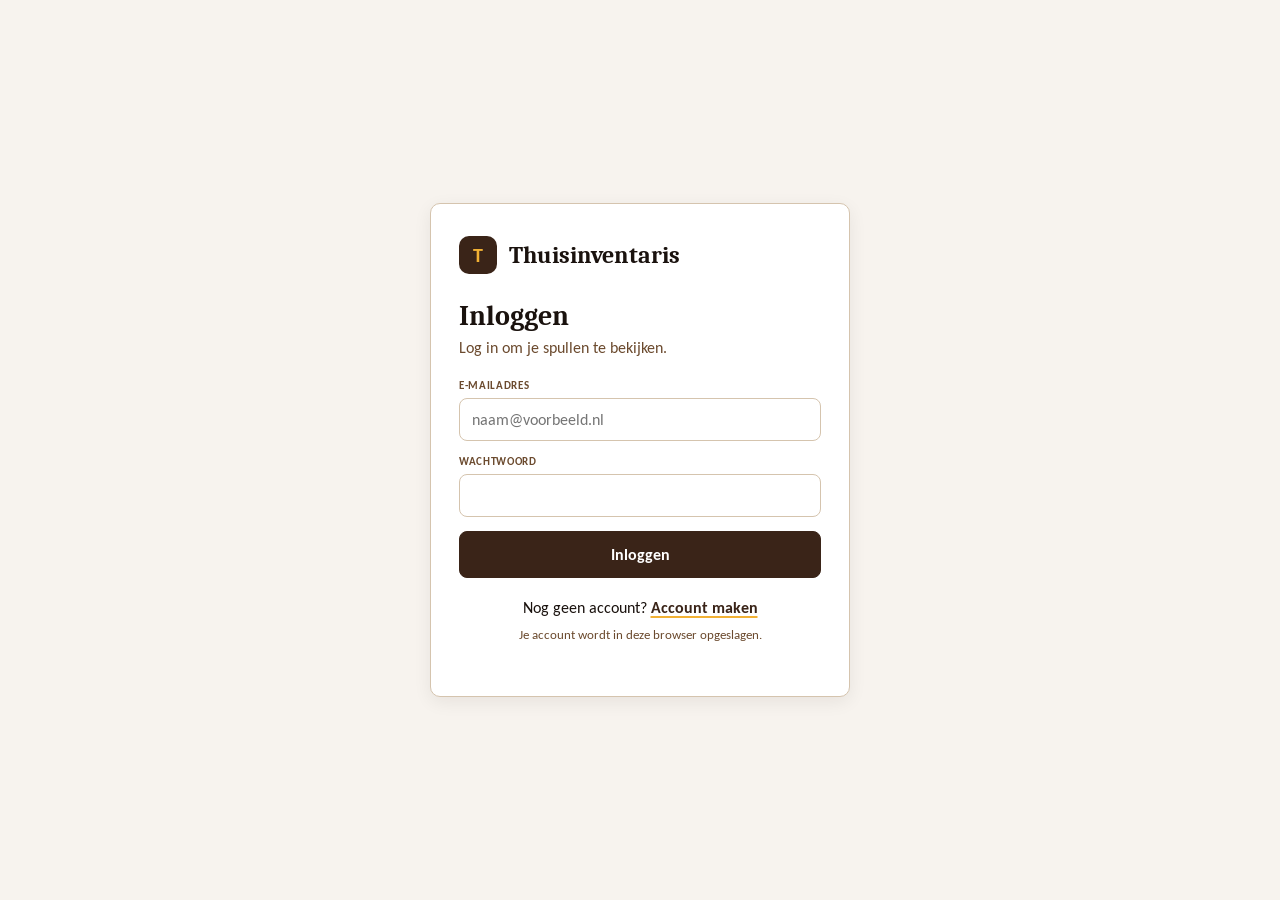
<file: login.html>
<!DOCTYPE html>
<html lang="nl">
<head>
  <meta charset="UTF-8">
  <meta name="viewport" content="width=device-width, initial-scale=1.0">
  <meta name="theme-color" content="#F7F3EE">
  <title>Inloggen | Thuisinventaris</title>

  <link rel="preconnect" href="https://fonts.googleapis.com">
  <link rel="preconnect" href="https://fonts.gstatic.com" crossorigin>
  <link rel="stylesheet" href="https://fonts.googleapis.com/css2?family=Caladea:wght@700&family=Carlito:wght@400;700&display=swap">

  <link rel="stylesheet" href="style.css">
  <link rel="stylesheet" href="login.css">
</head>

<body data-page="login">

  <main class="auth">
    <div class="panel auth-card">

      <div class="brand">
        <div class="brand-mark">T</div>
        <h1>Thuisinventaris</h1>
      </div>

      <h2 id="auth-title">Inloggen</h2>
      <p class="muted" id="auth-text">Log in om je spullen te bekijken.</p>

      <form id="auth-form">
        <div class="field">
          <label for="email">E-MAILADRES</label>
          <input id="email" name="email" type="email" autocomplete="username" placeholder="naam@voorbeeld.nl" required>
        </div>

        <div class="field">
          <label for="password">WACHTWOORD</label>
          <input id="password" name="password" type="password" autocomplete="current-password" required minlength="8">
        </div>

        <div class="field" id="confirm-field" hidden>
          <label for="confirm">HERHAAL WACHTWOORD</label>
          <input id="confirm" type="password" autocomplete="new-password">
        </div>

        <div id="auth-error" class="notice" role="alert" hidden></div>

        <button class="primary full" type="submit" id="auth-submit">Inloggen</button>
      </form>

      <p class="auth-switch">
        <span id="switch-text">Nog geen account?</span>
        <button class="link" type="button" id="switch">Account maken</button>
      </p>

      <p class="small muted center">Je account wordt in deze browser opgeslagen.</p>
    </div>
  </main>

  <script>
    const ACCOUNT_KEY = "thuisinventaris-accounts";
    const USER_KEY = "thuisinventaris-user";

    let registering = false;

    const form = document.getElementById("auth-form");
    const emailInput = document.getElementById("email");
    const passwordInput = document.getElementById("password");
    const confirmInput = document.getElementById("confirm");
    const confirmField = document.getElementById("confirm-field");
    const errorBox = document.getElementById("auth-error");
    const submitButton = document.getElementById("auth-submit");

    function getAccounts() {
      try {
        const accounts = JSON.parse(localStorage.getItem(ACCOUNT_KEY) || "[]");
        return Array.isArray(accounts) ? accounts : [];
      } catch {
        return [];
      }
    }

    function showError(message) {
      errorBox.textContent = message;
      errorBox.hidden = false;
    }

    function clearError() {
      errorBox.textContent = "";
      errorBox.hidden = true;
    }

    function switchMode() {
      registering = !registering;
      clearError();
      form.reset();

      document.getElementById("auth-title").textContent = registering ? "Account maken" : "Inloggen";
      document.getElementById("auth-text").textContent = registering
        ? "Maak een account om je inventaris te beheren."
        : "Log in om je spullen te bekijken.";
      submitButton.textContent = registering ? "Account aanmaken" : "Inloggen";
      document.getElementById("switch-text").textContent = registering ? "Heb je al een account?" : "Nog geen account?";
      document.getElementById("switch").textContent = registering ? "Inloggen" : "Account maken";

      confirmField.hidden = !registering;
      confirmInput.required = registering;
      passwordInput.autocomplete = registering ? "new-password" : "current-password";
    }

    document.getElementById("switch").addEventListener("click", switchMode);

    // De salt wordt als hex-tekst opgeslagen, maar crypto.subtle wil bytes.
    function bytesToHex(bytes) {
      return Array.from(bytes, b => b.toString(16).padStart(2, "0")).join("");
    }

    function hexToBytes(hex) {
      const pairs = hex.match(/.{2}/g) || [];
      return new Uint8Array(pairs.map(pair => parseInt(pair, 16)));
    }

    function createSalt() {
      return bytesToHex(crypto.getRandomValues(new Uint8Array(16)));
    }

    async function hashPassword(password, saltHex) {
      if (!window.crypto || !crypto.subtle) {
        throw new Error("Veilige wachtwoordverwerking is niet beschikbaar. Open de website via HTTPS.");
      }

      const key = await crypto.subtle.importKey(
        "raw", new TextEncoder().encode(password), "PBKDF2", false, ["deriveBits"]
      );

      const bits = await crypto.subtle.deriveBits(
        { name: "PBKDF2", salt: hexToBytes(saltHex), iterations: 100000, hash: "SHA-256" },
        key,
        256
      );

      return bytesToHex(new Uint8Array(bits));
    }

    function saveUser(email) {
      try {
        localStorage.setItem(USER_KEY, email);
        return localStorage.getItem(USER_KEY) === email;
      } catch {
        return false;
      }
    }

    form.addEventListener("submit", async event => {
      event.preventDefault();
      clearError();

      const email = emailInput.value.trim().toLowerCase();
      const password = passwordInput.value;

      if (!/^\S+@\S+\.\S+$/.test(email)) {
        showError("Vul een geldig e-mailadres in.");
        return;
      }

      if (password.length < 8) {
        showError("Je wachtwoord moet minimaal 8 tekens bevatten.");
        return;
      }

      submitButton.disabled = true;
      submitButton.textContent = "Even wachten...";

      try {
        const accounts = getAccounts();

        if (registering) {
          if (password !== confirmInput.value) {
            showError("De wachtwoorden komen niet overeen.");
            return;
          }

          if (accounts.some(account => account.email === email)) {
            showError("Er bestaat al een account met dit e-mailadres.");
            return;
          }

          const salt = createSalt();
          const passwordHash = await hashPassword(password, salt);

          accounts.push({ email, salt, passwordHash, createdAt: new Date().toISOString() });

          try {
            localStorage.setItem(ACCOUNT_KEY, JSON.stringify(accounts));
          } catch {
            showError("Deze browser staat het opslaan van een account niet toe.");
            return;
          }
        } else {
          const account = accounts.find(item => item.email === email);

          if (!account || (await hashPassword(password, account.salt)) !== account.passwordHash) {
            showError("Het e-mailadres of wachtwoord klopt niet.");
            return;
          }
        }

        try { if (window.PasswordCredential) await navigator.credentials.store(new PasswordCredential({ id: email, password })); } catch {}

        if (!saveUser(email)) {
          showError("Je browser onthoudt je login niet. Open de site via de GitHub Pages-link en niet als los bestand.");
          return;
        }

        location.replace("index.html");
      } catch (error) {
        showError(error.message || "Er is iets misgegaan. Probeer opnieuw.");
      } finally {
        submitButton.disabled = false;
        submitButton.textContent = registering ? "Account aanmaken" : "Inloggen";
      }
    });

    // Al ingelogd? Ga direct naar de inventaris.
    try {
      if (sessionStorage.getItem("thuisinventaris-from-app")) {
        // De app stuurde ons hierheen: toon het formulier en begin met een schone sessie.
        sessionStorage.removeItem("thuisinventaris-from-app");
        localStorage.removeItem(USER_KEY);
      } else if (localStorage.getItem(USER_KEY)) {
        // Noodrem: stuurt de app ons steeds terug, dan stoppen we na 2 keer en tonen we het formulier.
        const tries = (Number(sessionStorage.getItem("thuisinventaris-redirects")) || 0) + 1;
        sessionStorage.setItem("thuisinventaris-redirects", tries);
        if (tries > 2) {
          sessionStorage.removeItem("thuisinventaris-redirects");
          localStorage.removeItem(USER_KEY);
        } else {
          location.replace("index.html");
        }
      }
    } catch {
      showError("Lokale opslag is niet beschikbaar.");
    }
  </script>

</body>
</html>
</file>
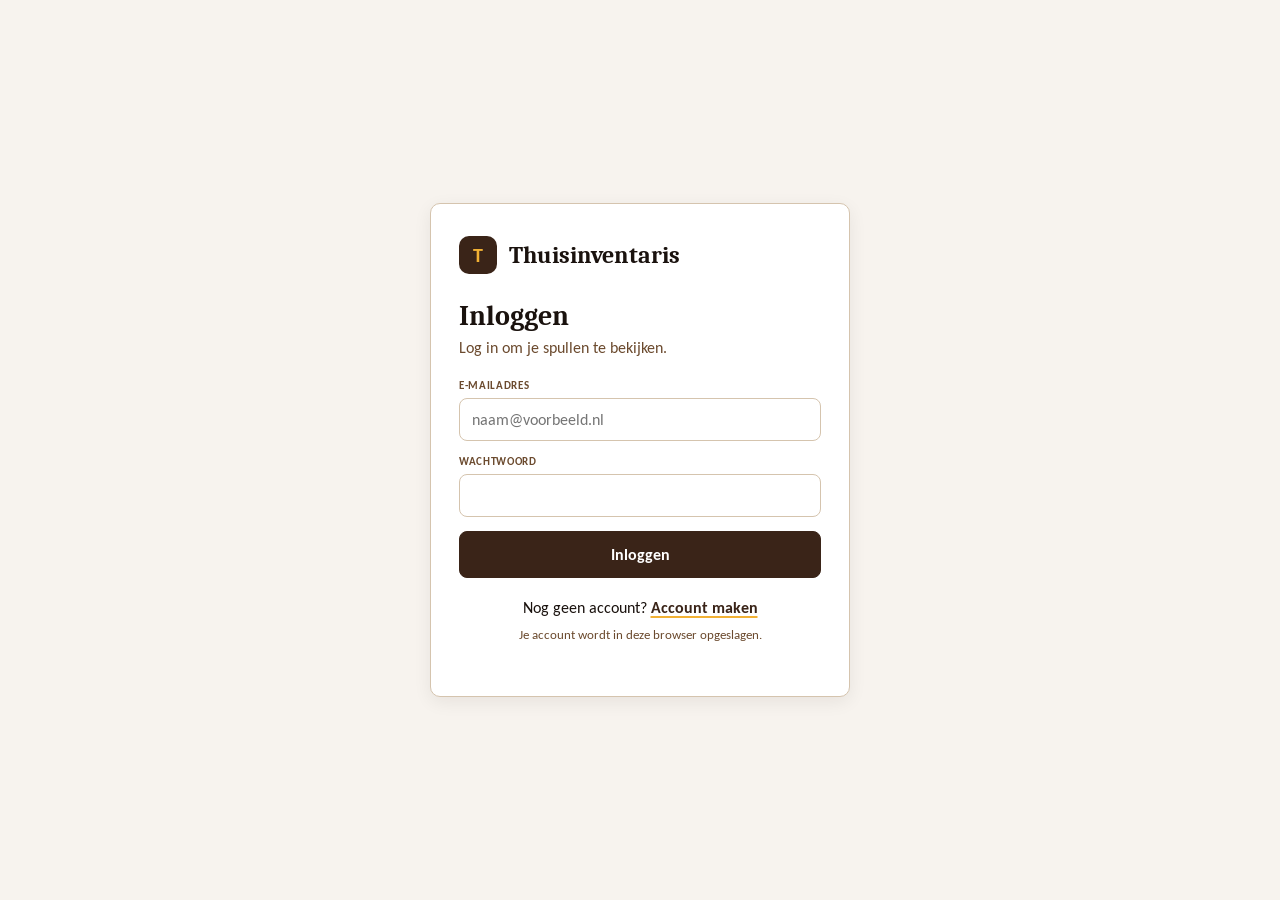
<file: scan.html>
<!DOCTYPE html>
<html lang="nl">
<head>
  <meta charset="UTF-8">
  <meta name="viewport" content="width=device-width, initial-scale=1.0">
  <title>Scan QR – Thuisinventaris</title>
  <link rel="preconnect" href="https://fonts.googleapis.com">
  <link rel="preconnect" href="https://fonts.gstatic.com" crossorigin>
  <link rel="stylesheet" href="https://fonts.googleapis.com/css2?family=Caladea:wght@700&family=Carlito:wght@400;700&display=swap">
  <link rel="stylesheet" href="style.css">
  <link rel="stylesheet" href="scan.css">
</head>
<body data-page="scan">
<div class="app-shell">
  <header class="topbar" id="topbar"></header>

  <main>
    <section>
      <div class="page-heading"><div><h2>Scan QR</h2><div class="muted">Vind een voorwerp via de QR-code.</div></div></div>
      <div class="panel center">
        <h2>QR-code zoeken</h2>
        <p class="muted">Typ de code die op het label staat. Camera-scannen kan later worden gekoppeld.</p>
        <form onsubmit="lookupQr(event)">
          <div class="field"><label for="qr-search">QR-CODE</label><input id="qr-search" placeholder="Bijvoorbeeld QR2" required></div>
          <button class="primary" type="submit">Zoeken</button>
        </form>
        <div id="qr-result"></div>
      </div>
    </section>
  </main>

  <nav class="bottom-nav" id="nav" aria-label="Hoofdnavigatie"></nav>
</div>
<script src="app.js"></script>
<script>
  function lookupQr(event) {
    event.preventDefault();
    const code = document.getElementById("qr-search").value.trim().toLowerCase();
    const item = items.find(i=>i.qr.toLowerCase()===code);
    document.getElementById("qr-result").innerHTML = item
      ? `<div class="notice">Gevonden: <strong>${escapeHtml(item.name)}</strong><br>${escapeHtml(item.location)}</div><button class="secondary" onclick="location.href='index.html?voorwerp=${item.id}'">Bekijk voorwerp</button>`
      : '<div class="notice">Geen voorwerp gevonden met deze QR-code.</div>';
  }
</script>
</body>
</html>
</file>
<file: style.css>
/* Gemeenschappelijk voor alle pagina's: kleuren, lettertypes, knoppen, velden, topbalk, onderbalk, kaarten, venster en melding. */

:root {
  --nachtbruin: #1A120E;
  --donkerbruin: #3A2418;
  --middenbruin: #6B4A2E;
  --zand: #D5C4AE;
  --amber: #F2B134;
  --creme: #F7F3EE;
  --wit: #FFFFFF;
  --radius: 10px;
  --shadow: 0 5px 18px rgba(26, 18, 14, .07);
}

* {
  box-sizing: border-box;
}

body {
  margin: 0;
  color: var(--nachtbruin);
  background: var(--creme);
  font-family: "Carlito", Arial, sans-serif;
  font-size: 16px;
}

button, input, select {
  font: inherit;
}

button {
  cursor: pointer;
}

.app-shell {
  min-height: 100vh;
  display: flex;
  flex-direction: column;
}

.topbar {
  height: 72px;
  padding: 0 5vw;
  display: flex;
  align-items: center;
  justify-content: space-between;
  background: var(--wit);
  border-bottom: 1px solid var(--zand);
  position: sticky;
  top: 0;
  z-index: 5;
}

.brand {
  display: flex;
  align-items: center;
  gap: 12px;
}

.brand-mark {
  width: 38px;
  height: 38px;
  border-radius: 10px;
  display: grid;
  place-items: center;
  background: var(--donkerbruin);
  color: var(--amber);
  font-weight: 700;
  font-size: 20px;
}

h1, h2, h3, .serif {
  font-family: "Caladea", Georgia, serif;
}

.brand h1 {
  font-size: 24px;
  margin: 0;
}

.top-actions {
  display: flex;
  align-items: center;
  gap: 10px;
}

.icon-button {
  border: 1px solid var(--zand);
  background: var(--wit);
  color: var(--donkerbruin);
  width: 40px;
  height: 40px;
  border-radius: 9px;
  font-size: 18px;
}

.icon-button:hover {
  background: var(--creme);
}

main {
  width: min(1120px, 90%);
  margin: 34px auto 110px;
  flex: 1;
}

.page-heading {
  display: flex;
  justify-content: space-between;
  align-items: end;
  gap: 18px;
  margin-bottom: 24px;
}

.page-heading h2 {
  margin: 0 0 5px;
  font-size: 32px;
}

.muted {
  color: var(--middenbruin);
}

.small {
  font-size: 13px;
}

.primary, .secondary {
  border: 1px solid var(--donkerbruin);
  border-radius: 8px;
  padding: 11px 17px;
  font-weight: 700;
  transition: .16s ease;
}

.primary {
  background: var(--donkerbruin);
  color: var(--wit);
}

.primary:hover {
  background: var(--nachtbruin);
  border-color: var(--nachtbruin);
}

.secondary {
  background: var(--wit);
  color: var(--donkerbruin);
}

.secondary:hover {
  background: var(--zand);
}

.danger {
  color: var(--donkerbruin);
  border-color: var(--zand);
}

input, select {
  width: 100%;
  min-height: 43px;
  border: 1px solid var(--zand);
  border-radius: 8px;
  background: var(--wit);
  color: var(--nachtbruin);
  padding: 9px 12px;
  outline: none;
}

input:hover, select:hover {
  border-color: var(--middenbruin);
}

input:focus, select:focus {
  border-color: var(--donkerbruin);
  box-shadow: 0 0 0 3px rgba(242,177,52,.38);
}

.item-card, .location-card, .panel {
  background: var(--wit);
  border: 1px solid var(--zand);
  border-radius: var(--radius);
  padding: 17px;
  transition: .16s ease;
}

.item-card:hover, .location-card:hover {
  border-color: var(--donkerbruin);
  box-shadow: var(--shadow);
  transform: translateY(-1px);
}

.item-card h3, .location-card h3 {
  margin: 0 0 5px;
  font-size: 18px;
}

.status {
  display: inline-flex;
  align-items: center;
  border-radius: 20px;
  padding: 5px 9px;
  font-size: 12px;
  font-weight: 700;
  background: var(--creme);
  color: var(--middenbruin);
  white-space: nowrap;
}

.status.loaned, .status.warning {
  background: var(--amber);
  color: var(--nachtbruin);
}

.status.available {
  border: 1px solid var(--zand);
}

.empty {
  text-align: center;
  padding: 45px 20px;
  color: var(--middenbruin);
  background: var(--wit);
  border: 1px dashed var(--zand);
  border-radius: var(--radius);
}

.bottom-nav {
  position: fixed;
  bottom: 0;
  left: 0;
  right: 0;
  z-index: 6;
  background: var(--wit);
  border-top: 1px solid var(--zand);
  display: grid;
  grid-template-columns: repeat(4,1fr);
  padding: 8px max(4vw, 12px) max(8px, env(safe-area-inset-bottom));
}

.tab {
  border: 0;
  background: transparent;
  color: var(--middenbruin);
  padding: 7px 3px;
  display: flex;
  flex-direction: column;
  align-items: center;
  gap: 3px;
  font-size: 12px;
}

.tab .tab-icon {
  font-size: 20px;
}

.tab.active {
  color: var(--nachtbruin);
  font-weight: 700;
}

.tab.active::after {
  content: "";
  width: 24px;
  height: 3px;
  border-radius: 3px;
  background: var(--amber);
}

.view {
  display: none;
}

.view.active {
  display: block;
}

.section-title {
  font-size: 21px;
  margin: 0 0 15px;
}

.panel {
  max-width: 680px;
  margin: 0 auto;
}

.panel h2 {
  margin: 0 0 8px;
  font-size: 25px;
}

.form-grid {
  display: grid;
  grid-template-columns: 1fr 1fr;
  gap: 14px;
}

.field {
  margin-bottom: 14px;
}

.field.full {
  grid-column: 1 / -1;
}

label {
  display: block;
  margin-bottom: 6px;
  color: var(--middenbruin);
  font-size: 11px;
  font-weight: 700;
  letter-spacing: .06em;
}

.form-actions {
  display: flex;
  justify-content: end;
  gap: 9px;
  margin-top: 8px;
}

.notice {
  border: 1px solid var(--amber);
  border-radius: 8px;
  padding: 12px 14px;
  background: var(--creme);
  margin: 14px 0;
}

.center {
  text-align: center;
}

.toast {
  position: fixed;
  left: 50%;
  bottom: 85px;
  transform: translateX(-50%);
  background: var(--nachtbruin);
  color: var(--wit);
  padding: 11px 17px;
  border-radius: 8px;
  box-shadow: var(--shadow);
  z-index: 20;
  display: none;
}

.toast.show {
  display: block;
}

.modal-backdrop {
  display: none;
  position: fixed;
  inset: 0;
  z-index: 15;
  background: rgba(26,18,14,.45);
  padding: 20px;
  align-items: center;
  justify-content: center;
}

.modal-backdrop.show {
  display: flex;
}

.modal {
  width: min(460px,100%);
  background: var(--wit);
  border-radius: 12px;
  padding: 22px;
  box-shadow: var(--shadow);
}

.modal h2 {
  margin: 0 0 16px;
  font-size: 24px;
}

@media (max-width: 680px) {
  .topbar { height: 62px; padding: 0 5%; }
  .brand h1 { font-size: 21px; }
  main { width: 90%; margin-top: 25px; }
  .page-heading { align-items: start; flex-direction: column; }
  .page-heading h2 { font-size: 28px; }
  .items-grid, .location-grid { grid-template-columns: 1fr; }
  .form-grid { grid-template-columns: 1fr; gap: 0; }
  .field.full { grid-column: auto; }
}

:focus-visible {
  outline: 3px solid var(--amber);
  outline-offset: 2px;
}

.field[hidden] {
  display: none;
}

.modal .field {
  margin-bottom: 14px;
}

.modal p {
  margin: 0 0 14px;
}

.tab svg {
  width: 22px;
  height: 22px;
  fill: none;
  stroke: currentColor;
  stroke-width: 1.7;
  stroke-linecap: round;
  stroke-linejoin: round;
}

@media (prefers-reduced-motion: reduce) {
  * { transition: none !important; }
}

a.brand, a.brand:visited {
  color: var(--nachtbruin);
  text-decoration: none;
  cursor: pointer;
}

a.brand h1 {
  color: var(--nachtbruin);
}

a.brand:hover h1 {
  text-decoration: underline;
  text-decoration-color: var(--amber);
  text-decoration-thickness: 2px;
  text-underline-offset: 4px;
}

a.icon-button { display: grid; place-items: center; text-decoration: none; }
a.tab { text-decoration: none; }

/* Topbalk: knoppen even hoog, instellingen-icoon gecentreerd */
.top-actions .secondary { height: 40px; padding: 0 16px; font-size: 15px; letter-spacing: 0.02em; }
.icon-button { padding: 0; line-height: 1; }
.icon-button svg { width: 20px; height: 20px; fill: none; stroke: currentColor; stroke-width: 1.7; stroke-linecap: round; stroke-linejoin: round; display: block; }

/* Onderbalk: tabs reageren op hover */
.tab { border-radius: 10px; transition: background .16s ease, color .16s ease; }
.tab svg { transition: transform .16s ease; }
@media (hover: hover) {
  .tab:hover { background: var(--creme); color: var(--nachtbruin); }
  .tab:hover svg { transform: translateY(-2px); }
}

/* Uitleg (vraagteken) */
.icon-button#help-button { font-weight: 700; font-size: 18px; }
.help-steps { margin: 0 0 18px; padding-left: 22px; color: var(--nachtbruin); }
.help-steps li { margin: 0 0 12px; line-height: 1.45; }
.modal.help { max-width: 480px; }
</file>
<file: index.css>
/* Alleen voor index.html: overzicht, voorwerp-detail en nieuw voorwerp. */

.toolbar {
  display: flex;
  gap: 12px;
  margin-bottom: 16px;
}

.search-wrap {
  flex: 1;
  position: relative;
}

.search-wrap span {
  position: absolute;
  left: 14px;
  top: 11px;
  color: var(--middenbruin);
}

.search-wrap input {
  padding-left: 40px;
}

.chips {
  display: flex;
  gap: 8px;
  flex-wrap: wrap;
  margin: 0 0 22px;
}

.chip {
  border: 1px solid var(--zand);
  background: var(--wit);
  color: var(--donkerbruin);
  border-radius: 20px;
  padding: 7px 14px;
  font-size: 14px;
}

.chip:hover, .chip.active {
  background: var(--donkerbruin);
  color: var(--wit);
  border-color: var(--donkerbruin);
}

.stats {
  display: grid;
  grid-template-columns: repeat(3, 1fr);
  gap: 14px;
  margin-bottom: 22px;
}

.stat {
  background: var(--wit);
  border: 1px solid var(--zand);
  border-radius: var(--radius);
  padding: 15px 18px;
}

.stat strong {
  display: block;
  font: 700 25px "Caladea", Georgia, serif;
}

.stat span {
  color: var(--middenbruin);
  font-size: 13px;
}

.items-grid {
  display: grid;
  grid-template-columns: repeat(2, minmax(0,1fr));
  gap: 12px;
}

.item-card {
  display: flex;
  justify-content: space-between;
  gap: 14px;
  cursor: pointer;
}

.item-meta {
  color: var(--middenbruin);
  font-size: 13px;
}

.item-right {
  text-align: right;
  display: flex;
  flex-direction: column;
  align-items: end;
  gap: 9px;
}

.fab {
  position: fixed;
  right: max(5vw, 22px);
  bottom: 92px;
  width: 58px;
  height: 58px;
  border: 0;
  border-radius: 50%;
  color: var(--nachtbruin);
  background: var(--amber);
  font-size: 30px;
  box-shadow: 0 5px 18px rgba(26,18,14,.2);
}

.fab:hover {
  background: var(--zand);
}

.loan-box {
  background: var(--creme);
  border-left: 4px solid var(--amber);
  padding: 13px 15px;
  border-radius: 5px;
  margin: 16px 0;
}

.detail-actions {
  display: flex;
  gap: 9px;
  flex-wrap: wrap;
  margin-top: 18px;
}

.back {
  border: 0;
  padding: 0;
  background: transparent;
  color: var(--middenbruin);
  margin-bottom: 16px;
}

.qr-placeholder {
  width: 150px;
  height: 150px;
  margin: 18px auto;
  display: grid;
  place-items: center;
  border: 8px solid var(--wit);
  outline: 1px solid var(--zand);
  background:
  repeating-conic-gradient(var(--nachtbruin) 0 25%, var(--wit) 0 50%) 0 0/18px 18px;
  color: var(--amber);
  font-size: 12px;
  font-weight: 700;
  text-shadow: 0 1px 3px var(--nachtbruin);
}

@media (max-width: 680px) {
  .toolbar { flex-direction: column; }
  .stats { gap: 8px; }
  .stat { padding: 12px 10px; }
  .stat strong { font-size: 21px; }
  .stat span { font-size: 11px; }
  .fab { bottom: 88px; }
}

.fab {
  display: none;
}

@media (max-width: 680px) {
  body[data-view="items"] .fab, body[data-view="locations"] .fab { display: block; }
  .desktop-add { display: none; }
}
</file>
<file: login.css>
/* Inlogpagina. Gebruikt samen met style.css (kleuren, lettertypes, knoppen en velden). */

.auth {
  min-height: 100vh; display: grid; place-items: center; padding: 24px;
  background: var(--creme);
}
.auth-card {
  width: min(420px, 100%); padding: 32px 28px;
  box-shadow: var(--shadow);
}
.auth-card .brand { margin-bottom: 26px; }
.auth-card h2 { margin: 0 0 6px; font-size: 28px; }
.auth-card > .muted { margin: 0 0 22px; }
.auth-card .notice { margin: 0 0 14px; }
.auth-card .primary.full { width: 100%; padding: 13px 17px; }

.auth-switch { margin: 20px 0 10px; text-align: center; }
.link {
  border: 0; background: none; padding: 0; font-weight: 700; color: var(--donkerbruin);
  text-decoration: underline; text-decoration-color: var(--amber);
  text-decoration-thickness: 2px; text-underline-offset: 3px;
}
.link:hover { color: var(--nachtbruin); }

@media (max-width: 480px) {
  .auth { padding: 0; place-items: start stretch; background: var(--wit); }
  .auth-card { width: 100%; border: 0; border-radius: 0; box-shadow: none; padding: 28px 5%; }
}

/* De algemene regel voor <main> in style.css (marges en breedte) hoort niet bij het inlogscherm. */
main.auth {
  width: 100%;
  margin: 0;
  min-height: 100vh;
  min-height: 100dvh;
}
</file>
<file: locaties.css>
/* Alleen voor locaties.html. */

.location-grid {
  display: grid;
  grid-template-columns: repeat(2,minmax(0,1fr));
  gap: 12px;
}

.location-card {
  cursor: pointer;
}

.location-card .place-count {
  float: right;
  color: var(--middenbruin);
  font-size: 13px;
}

.location-card p {
  margin: 0;
  color: var(--middenbruin);
  font-size: 13px;
}

.small-btn {
  padding: 6px 12px;
  font-size: 13px;
}

.location-card .small-btn {
  margin-top: 12px;
}
</file>
<file: scan.css>
/* Alleen voor scan.html. */

#qr-result { margin-top: 16px; text-align: left; }
#qr-result .notice { margin-bottom: 12px; }
</file>
